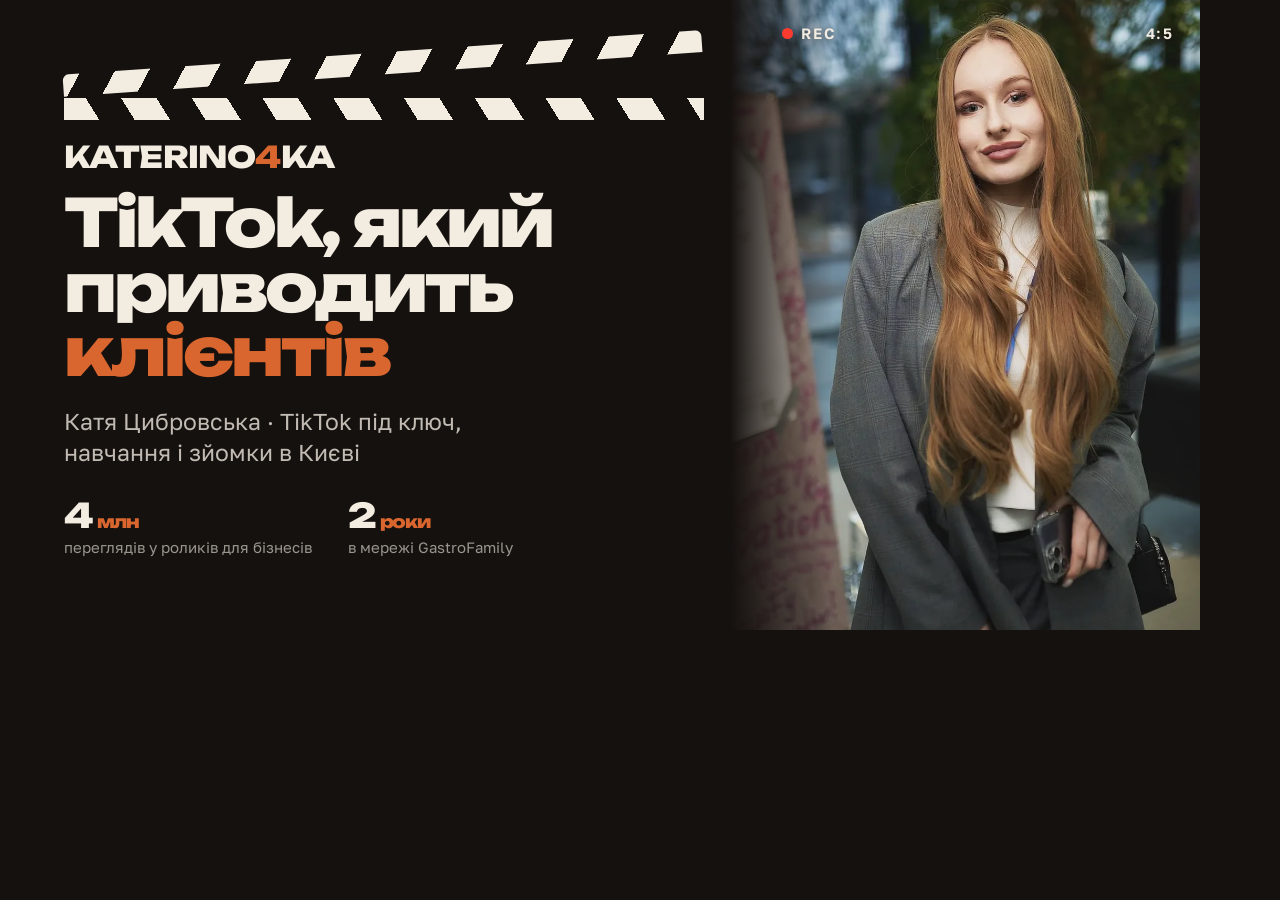
<file: scripts/og/card.html>
<!doctype html><html><head><meta charset="utf-8">
<link rel="stylesheet" href="../../site/assets/fonts.css">
<style>
*{box-sizing:border-box;margin:0}
html,body{width:1200px;height:630px;background:#15110f;overflow:hidden}
body{position:relative;font-family:"Golos Text",sans-serif;color:#f3ece1}
.photo{position:absolute;right:0;top:0;width:470px;height:630px;overflow:hidden}
.photo img{width:100%;height:100%;object-fit:cover;object-position:50% 30%}
.photo::before{content:"";position:absolute;inset:0;background:linear-gradient(90deg,#15110f 0%,rgba(21,17,15,0) 22%);z-index:1}
.hud{position:absolute;top:26px;left:52px;right:26px;display:flex;justify-content:space-between;z-index:2;font:600 15px/1 "Golos Text";letter-spacing:.12em;text-shadow:0 1px 6px rgba(0,0,0,.6)}
.hud b{display:inline-flex;align-items:center;gap:8px;font-weight:600}
.hud b::before{content:"";width:11px;height:11px;border-radius:50%;background:#ff3b30}
.left{position:absolute;left:64px;top:0;width:700px;height:630px;display:flex;flex-direction:column;justify-content:center}
.clap{position:relative;height:46px;width:640px;margin-bottom:22px}
.clap i{position:absolute;left:0;right:0;height:22px;background:repeating-linear-gradient(-58deg,#f3ece1 0 30px,#15110f 30px 60px)}
.clap i:first-child{top:0;border-radius:6px 6px 0 0;transform:rotate(-4deg);transform-origin:10px 100%}
.clap i:last-child{bottom:0;background:repeating-linear-gradient(58deg,#f3ece1 0 30px,#15110f 30px 60px)}
.mark{font:800 30px/1 "Unbounded";letter-spacing:-.02em;color:#f3ece1;margin-bottom:18px}.mark b{color:#d9662e;font-weight:800}
h1{font:800 66px/.98 "Unbounded";letter-spacing:-.045em}
h1 span{color:#d9662e;display:block}
.sub{margin-top:22px;font-size:23px;line-height:1.35;color:rgba(243,236,225,.78)}
.stats{margin-top:30px;display:flex;gap:36px;align-items:flex-end}
.stats div{display:grid;gap:6px}
.stats strong{font:800 34px/1 "Unbounded";letter-spacing:-.04em}
.stats strong small{font-size:.5em;color:#d9662e;margin-left:4px}
.stats span{font-size:15px;color:rgba(243,236,225,.6)}
.foot{position:absolute;left:64px;bottom:30px;font:600 15px/1 "Golos Text";letter-spacing:.14em;text-transform:uppercase;color:rgba(243,236,225,.5)}
</style></head><body>
<div class="photo"><img src="../../site/assets/img/hero-katya.webp" alt=""><div class="hud"><b>REC</b><span>4:5</span></div></div>
<div class="left">
  <div class="clap"><i></i><i></i></div>
  <p class="mark">KATERINO<b>4</b>KA</p>
  <h1>TikTok, який приводить <span>клієнтів</span></h1>
  <p class="sub">Катя Цибровська · TikTok під ключ,<br>навчання і зйомки в Києві</p>
  <div class="stats">
    <div><strong>4<small>млн</small></strong><span>переглядів у роликів для бізнесів</span></div>
    <div><strong>2<small>роки</small></strong><span>в мережі GastroFamily</span></div>
  </div>
</div>
</body></html>
</file>
<file: site/assets/fonts.css>
@font-face {
  font-family: 'Unbounded';
  font-style: normal;
  font-weight: 300 900;
  font-display: swap;
  src: url(fonts/Unbounded-300-cyrillic-ext.woff2) format('woff2');
  unicode-range: U+0460-052F, U+1C80-1C8A, U+20B4, U+2DE0-2DFF, U+A640-A69F, U+FE2E-FE2F;
}
@font-face {
  font-family: 'Unbounded';
  font-style: normal;
  font-weight: 300 900;
  font-display: swap;
  src: url(fonts/Unbounded-300-cyrillic.woff2) format('woff2');
  unicode-range: U+0301, U+0400-045F, U+0490-0491, U+04B0-04B1, U+2116;
}
@font-face {
  font-family: 'Unbounded';
  font-style: normal;
  font-weight: 300 900;
  font-display: swap;
  src: url(fonts/Unbounded-300-latin.woff2) format('woff2');
  unicode-range: U+0000-00FF, U+0131, U+0152-0153, U+02BB-02BC, U+02C6, U+02DA, U+02DC, U+0304, U+0308, U+0329, U+2000-206F, U+20AC, U+2122, U+2191, U+2193, U+2212, U+2215, U+FEFF, U+FFFD;
}
@font-face {
  font-family: 'Golos Text';
  font-style: normal;
  font-weight: 400 700;
  font-display: swap;
  src: url(fonts/GolosText-400-cyrillic-ext.woff2) format('woff2');
  unicode-range: U+0460-052F, U+1C80-1C8A, U+20B4, U+2DE0-2DFF, U+A640-A69F, U+FE2E-FE2F;
}
@font-face {
  font-family: 'Golos Text';
  font-style: normal;
  font-weight: 400 700;
  font-display: swap;
  src: url(fonts/GolosText-400-cyrillic.woff2) format('woff2');
  unicode-range: U+0301, U+0400-045F, U+0490-0491, U+04B0-04B1, U+2116;
}
@font-face {
  font-family: 'Golos Text';
  font-style: normal;
  font-weight: 400 700;
  font-display: swap;
  src: url(fonts/GolosText-400-latin.woff2) format('woff2');
  unicode-range: U+0000-00FF, U+0131, U+0152-0153, U+02BB-02BC, U+02C6, U+02DA, U+02DC, U+0304, U+0308, U+0329, U+2000-206F, U+20AC, U+2122, U+2191, U+2193, U+2212, U+2215, U+FEFF, U+FFFD;
}
@font-face {
  font-family: 'Marck Script';
  font-style: normal;
  font-weight: 400;
  font-display: swap;
  src: url(fonts/MarckScript-400-cyrillic.woff2) format('woff2');
  unicode-range: U+0301, U+0400-045F, U+0490-0491, U+04B0-04B1, U+2116;
}
@font-face {
  font-family: 'Marck Script';
  font-style: normal;
  font-weight: 400;
  font-display: swap;
  src: url(fonts/MarckScript-400-latin.woff2) format('woff2');
  unicode-range: U+0000-00FF, U+0131, U+0152-0153, U+02BB-02BC, U+02C6, U+02DA, U+02DC, U+0304, U+0308, U+0329, U+2000-206F, U+20AC, U+2122, U+2191, U+2193, U+2212, U+2215, U+FEFF, U+FFFD;
}
</file>
